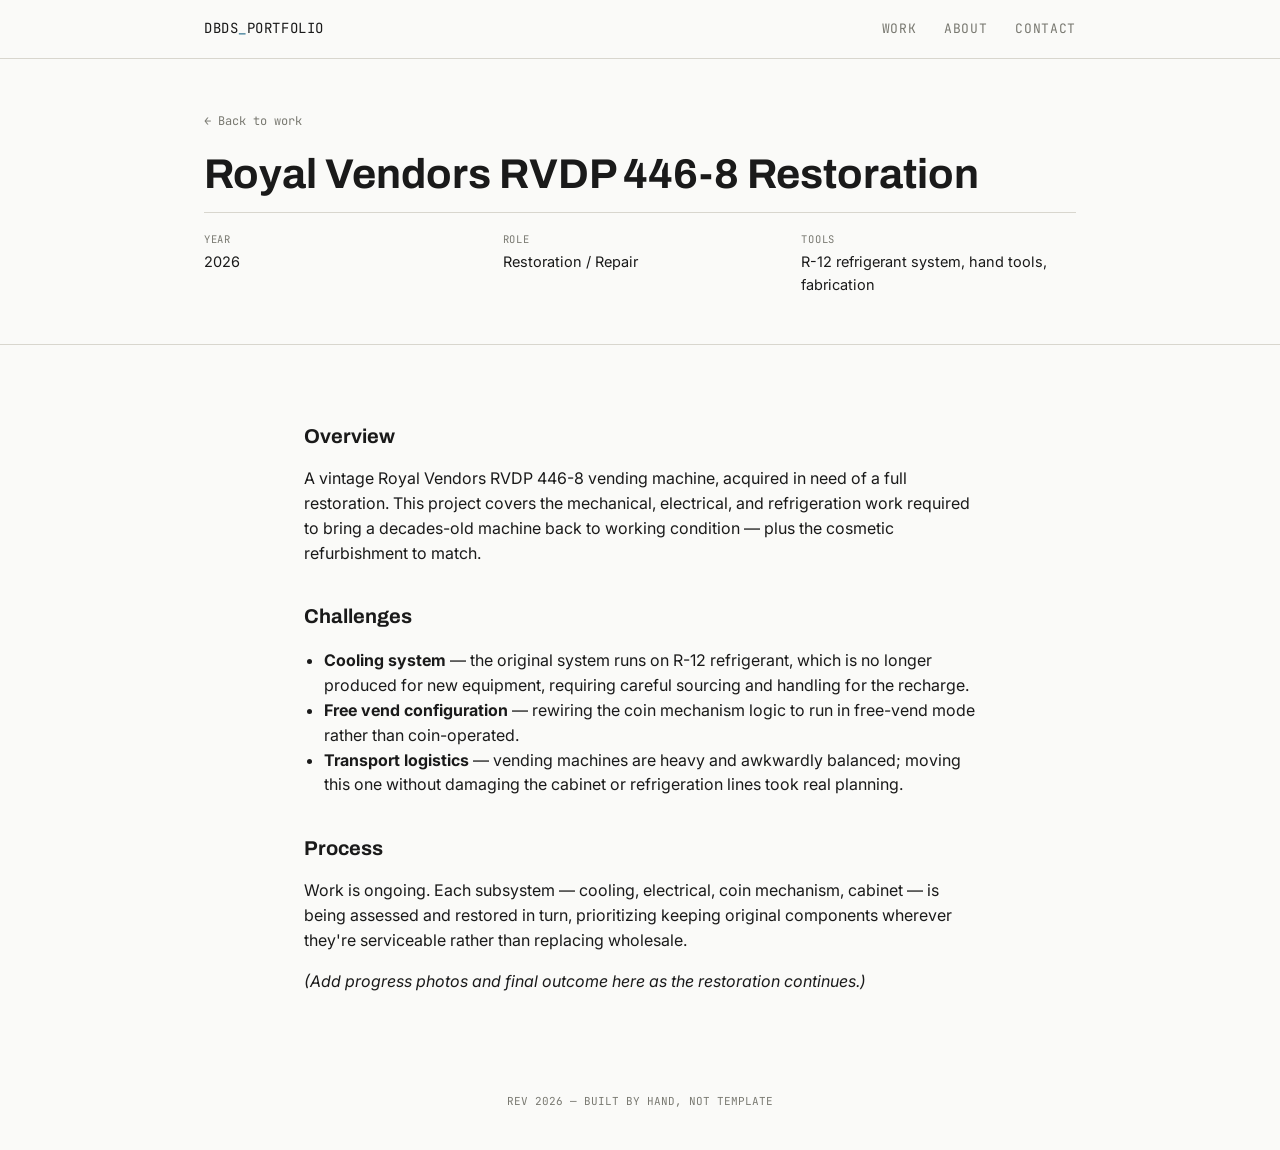
<file: work/royal-vendors-rvdp-446-8-restoration.html>
<!DOCTYPE html>
<html lang="en">
<head>
<meta charset="UTF-8">
<meta name="viewport" content="width=device-width, initial-scale=1.0">
<title>Royal Vendors RVDP 446-8 Restoration — Dexter Bounds</title>
<link rel="preconnect" href="https://fonts.googleapis.com">
<link rel="preconnect" href="https://fonts.gstatic.com" crossorigin>
<link href="https://fonts.googleapis.com/css2?family=Archivo:wght@500;700&family=Inter:wght@400;500&family=JetBrains+Mono:wght@400;500&display=swap" rel="stylesheet">
<link rel="stylesheet" href="../assets/css/style.css">
</head>
<body>

<header class="site-header">
  <div class="wrap">
    <a class="brand" href="../index.html">DBDS<span class="mark">_</span>PORTFOLIO</a>
    <nav class="nav">
      <a href="../index.html#work">Work</a>
      <a href="../index.html#about">About</a>
      <a href="../index.html#contact">Contact</a>
    </nav>
  </div>
</header>

<section class="project-header">
  <div class="wrap">
    <a class="back-link" href="../index.html#work">&larr; Back to work</a>
    <h1>Royal Vendors RVDP 446-8 Restoration</h1>
    <dl class="project-meta">
      <div class="tb-spec"><dt>Year</dt><dd>2026</dd></div>
      <div class="tb-spec"><dt>Role</dt><dd>Restoration / Repair</dd></div>
      <div class="tb-spec"><dt>Tools</dt><dd>R-12 refrigerant system, hand tools, fabrication</dd></div>
    </dl>
  </div>
</section>

<article class="project-body">
  <h2>Overview</h2>
<p>A vintage Royal Vendors RVDP 446-8 vending machine, acquired in need of a full restoration. This project covers the mechanical, electrical, and refrigeration work required to bring a decades-old machine back to working condition — plus the cosmetic refurbishment to match.</p>
<h2>Challenges</h2>
<ul>
<li><strong>Cooling system</strong> — the original system runs on R-12 refrigerant, which is no longer produced for new equipment, requiring careful sourcing and handling for the recharge.</li>
<li><strong>Free vend configuration</strong> — rewiring the coin mechanism logic to run in free-vend mode rather than coin-operated.</li>
<li><strong>Transport logistics</strong> — vending machines are heavy and awkwardly balanced; moving this one without damaging the cabinet or refrigeration lines took real planning.</li>
</ul>
<h2>Process</h2>
<p>Work is ongoing. Each subsystem — cooling, electrical, coin mechanism, cabinet — is being assessed and restored in turn, prioritizing keeping original components wherever they're serviceable rather than replacing wholesale.</p>
<p><em>(Add progress photos and final outcome here as the restoration continues.)</em></p>

</article>


<footer class="site-footer">
  <div class="wrap">REV 2026 — BUILT BY HAND, NOT TEMPLATE</div>
</footer>
</body>
</html>
</file>
<file: assets/css/style.css>
/* ===========================================================
   Dexter Bounds — Portfolio
   Design tokens
   =========================================================== */
:root {
  --paper:    #FAFAF8;
  --ink:      #1A1A1A;
  --workshop: #156082;
  --rivet:    #156082;
  --graphite: #797971;
  --hairline: #D8D6CE;

  --display: "Archivo", "Arial Narrow", sans-serif;
  --body:    "Inter", -apple-system, sans-serif;
  --mono:    "JetBrains Mono", "Courier New", monospace;

  --max-w: 920px;
  --gutter: 24px;
}

* { box-sizing: border-box; }

@media (prefers-reduced-motion: reduce) {
  *, *::before, *::after {
    animation-duration: 0.01ms !important;
    animation-iteration-count: 1 !important;
    transition-duration: 0.01ms !important;
  }
}

html { scroll-behavior: smooth; }

body {
  margin: 0;
  background: var(--paper);
  color: var(--ink);
  font-family: var(--body);
  font-size: 16px;
  line-height: 1.55;
  -webkit-font-smoothing: antialiased;
}

a { color: inherit; text-decoration: none; }

img { max-width: 100%; display: block; }

.wrap {
  max-width: var(--max-w);
  margin: 0 auto;
  padding: 0 var(--gutter);
}

/* ---------- Crop-mark signature element ---------- */
.crop {
  position: relative;
}
.crop::before,
.crop::after,
.crop > .ca,
.crop > .cb {
  content: "";
  position: absolute;
  width: 9px;
  height: 9px;
  pointer-events: none;
}
.crop::before { top: -1px; left: -1px; border-top: 1.5px solid var(--graphite); border-left: 1.5px solid var(--graphite); }
.crop::after  { top: -1px; right: -1px; border-top: 1.5px solid var(--graphite); border-right: 1.5px solid var(--graphite); }
.crop > .ca   { bottom: -1px; left: -1px; border-bottom: 1.5px solid var(--graphite); border-left: 1.5px solid var(--graphite); }
.crop > .cb   { bottom: -1px; right: -1px; border-bottom: 1.5px solid var(--graphite); border-right: 1.5px solid var(--graphite); }

/* ---------- Header / nav ---------- */
.site-header {
  border-bottom: 1px solid var(--hairline);
  padding: 18px 0;
  position: sticky;
  top: 0;
  background: rgba(250, 250, 248, 0.92);
  backdrop-filter: blur(6px);
  z-index: 50;
}
.site-header .wrap {
  display: flex;
  align-items: baseline;
  justify-content: space-between;
}
.brand {
  font-family: var(--mono);
  font-size: 14px;
  letter-spacing: 0.04em;
  text-transform: uppercase;
}
.brand .mark { color: var(--rivet); }
.nav { display: flex; gap: 28px; font-family: var(--mono); font-size: 13px; }
.nav a {
  color: var(--graphite);
  text-transform: uppercase;
  letter-spacing: 0.05em;
  transition: color 0.15s;
}
.nav a:hover, .nav a:focus-visible { color: var(--rivet); }
.nav a:focus-visible { outline: 2px solid var(--rivet); outline-offset: 3px; }

/* ---------- Hero / title block ---------- */
.titleblock {
  padding: 64px var(--gutter) 40px;
  border-bottom: 1px solid var(--hairline);
}
.titleblock-inner {
  max-width: var(--max-w);
  margin: 0 auto;
  padding: 28px;
  border: 1px solid var(--hairline);
}
.tb-eyebrow {
  font-family: var(--mono);
  font-size: 12px;
  color: var(--workshop);
  text-transform: uppercase;
  letter-spacing: 0.08em;
  margin: 0 0 10px;
}
.tb-name {
  font-family: var(--display);
  font-weight: 700;
  font-size: clamp(2.2rem, 6vw, 3.4rem);
  letter-spacing: -0.01em;
  margin: 0 0 6px;
  line-height: 1.05;
}
.tb-role {
  font-family: var(--display);
  font-weight: 500;
  font-size: 1.15rem;
  color: var(--workshop);
  margin: 0 0 22px;
}
.tb-specs {
  display: grid;
  grid-template-columns: repeat(auto-fit, minmax(140px, 1fr));
  gap: 14px 24px;
  border-top: 1px solid var(--hairline);
  padding-top: 18px;
  margin-top: 18px;
}
.tb-spec dt {
  font-family: var(--mono);
  font-size: 10.5px;
  text-transform: uppercase;
  letter-spacing: 0.07em;
  color: var(--graphite);
  margin: 0 0 4px;
}
.tb-spec dd {
  margin: 0;
  font-size: 14.5px;
}

/* ---------- Section headings ---------- */
.section { padding: 56px var(--gutter); }
.section + .section { border-top: 1px solid var(--hairline); }
.section-head {
  display: flex;
  align-items: baseline;
  gap: 16px;
  margin-bottom: 28px;
}
.section-num {
  font-family: var(--mono);
  font-size: 12px;
  color: var(--rivet);
}
.section-title {
  font-family: var(--display);
  font-weight: 700;
  font-size: 1.6rem;
  margin: 0;
}
.section-rule {
  flex: 1;
  height: 1px;
  background: var(--hairline);
}

/* ---------- Project list ---------- */
.project-list {
  list-style: none;
  margin: 0;
  padding: 0;
}
.project-row {
  display: grid;
  grid-template-columns: 140px 1fr auto;
  gap: 22px;
  align-items: center;
  padding: 22px 0;
  border-bottom: 1px solid var(--hairline);
}
.project-row:first-child { border-top: 1px solid var(--hairline); }
.project-thumb {
  width: 140px;
  height: 100px;
  object-fit: cover;
  background: #EFEEE8;
  border: 1px solid var(--hairline);
}
.project-thumb-fallback {
  width: 140px;
  height: 100px;
  background: #EFEEE8;
  border: 1px solid var(--hairline);
  display: flex;
  align-items: center;
  justify-content: center;
  font-family: var(--mono);
  font-size: 10px;
  color: var(--graphite);
  text-align: center;
  padding: 6px;
}
.project-info a { display: block; }
.project-title {
  font-family: var(--display);
  font-weight: 700;
  font-size: 1.15rem;
  margin: 0 0 6px;
  transition: color 0.15s;
}
.project-row:hover .project-title { color: var(--rivet); }
.project-blurb {
  font-size: 14px;
  color: #4A4A45;
  margin: 0 0 8px;
  max-width: 50ch;
}
.spec-strip {
  font-family: var(--mono);
  font-size: 11px;
  color: var(--workshop);
  letter-spacing: 0.02em;
}
.spec-strip span:not(:last-child)::after {
  content: " /";
  color: var(--hairline);
  margin-right: 6px;
}
.project-year {
  font-family: var(--mono);
  font-size: 13px;
  color: var(--graphite);
  white-space: nowrap;
  justify-self: end;
}

.empty-state {
  padding: 28px 0;
  font-family: var(--mono);
  font-size: 13px;
  color: var(--graphite);
  border-top: 1px solid var(--hairline);
  border-bottom: 1px solid var(--hairline);
}

/* ---------- About ---------- */
.about-grid {
  display: grid;
  grid-template-columns: 1.3fr 1fr;
  gap: 40px;
}
.about-text p { margin: 0 0 16px; }
.skills-block dt {
  font-family: var(--mono);
  font-size: 10.5px;
  text-transform: uppercase;
  letter-spacing: 0.07em;
  color: var(--graphite);
  margin: 18px 0 6px;
}
.skills-block dt:first-child { margin-top: 0; }
.skills-block dd {
  margin: 0;
  font-size: 13.5px;
  line-height: 1.7;
}

/* ---------- Experience ---------- */
.job-list {
  list-style: none;
  margin: 0;
  padding: 0;
}
.job-entry {
  padding: 22px 0;
  border-bottom: 1px solid var(--hairline);
}
.job-entry:first-child { border-top: 1px solid var(--hairline); }
.job-head {
  display: flex;
  flex-wrap: wrap;
  align-items: baseline;
  justify-content: space-between;
  gap: 8px 20px;
}
.job-title {
  font-family: var(--display);
  font-weight: 700;
  font-size: 1.1rem;
  margin: 0;
}
.job-dates {
  font-family: var(--mono);
  font-size: 12.5px;
  color: var(--graphite);
  white-space: nowrap;
}
.job-company {
  font-family: var(--mono);
  font-size: 12px;
  color: var(--workshop);
  text-transform: uppercase;
  letter-spacing: 0.03em;
  margin: 6px 0 12px;
}
.job-bullets {
  margin: 0;
  padding-left: 18px;
}
.job-bullets li {
  font-size: 14px;
  color: #4A4A45;
  margin-bottom: 6px;
  max-width: 62ch;
}
.job-bullets li:last-child { margin-bottom: 0; }

/* ---------- Contact ---------- */
.contact-row {
  display: flex;
  flex-wrap: wrap;
  gap: 28px;
  font-family: var(--mono);
  font-size: 14px;
}
.contact-row a {
  border-bottom: 1px solid var(--hairline);
  padding-bottom: 2px;
  transition: border-color 0.15s, color 0.15s;
}
.contact-row a:hover, .contact-row a:focus-visible { color: var(--rivet); border-color: var(--rivet); }
.contact-row a:focus-visible { outline: 2px solid var(--rivet); outline-offset: 3px; }

/* ---------- Footer ---------- */
.site-footer {
  padding: 24px var(--gutter) 40px;
  font-family: var(--mono);
  font-size: 11px;
  color: var(--graphite);
  text-align: center;
}

/* ---------- Project detail page ---------- */
.project-header {
  padding: 48px var(--gutter) 32px;
  border-bottom: 1px solid var(--hairline);
}
.back-link {
  font-family: var(--mono);
  font-size: 12px;
  color: var(--graphite);
  display: inline-block;
  margin-bottom: 22px;
}
.back-link:hover { color: var(--rivet); }
.project-header h1 {
  font-family: var(--display);
  font-size: clamp(1.8rem, 5vw, 2.6rem);
  margin: 0 0 14px;
  line-height: 1.1;
}
.project-meta {
  display: grid;
  grid-template-columns: repeat(auto-fit, minmax(120px, 1fr));
  gap: 14px 24px;
  padding-top: 18px;
  margin-top: 4px;
  border-top: 1px solid var(--hairline);
}
.project-body {
  padding: 40px var(--gutter) 60px;
  max-width: 720px;
  margin: 0 auto;
}
.project-body h2 {
  font-family: var(--display);
  font-size: 1.25rem;
  margin: 36px 0 14px;
}
.project-body p { margin: 0 0 16px; }
.project-body img {
  margin: 28px 0;
  border: 1px solid var(--hairline);
}
.project-body figcaption {
  font-family: var(--mono);
  font-size: 11px;
  color: var(--graphite);
  margin-top: 8px;
}
.project-body ul { padding-left: 20px; }

/* ---------- Responsive ---------- */
@media (max-width: 640px) {
  .nav { gap: 16px; font-size: 11px; }
  .titleblock { padding: 40px var(--gutter) 28px; }
  .titleblock-inner { padding: 20px; }
  .project-row {
    grid-template-columns: 88px 1fr;
    grid-template-areas: "thumb title" "thumb year";
  }
  .project-thumb, .project-thumb-fallback { width: 88px; height: 64px; grid-area: thumb; }
  .project-info { grid-area: title; }
  .project-year { grid-area: year; justify-self: start; margin-top: 6px; }
  .about-grid { grid-template-columns: 1fr; gap: 28px; }
}
</file>
